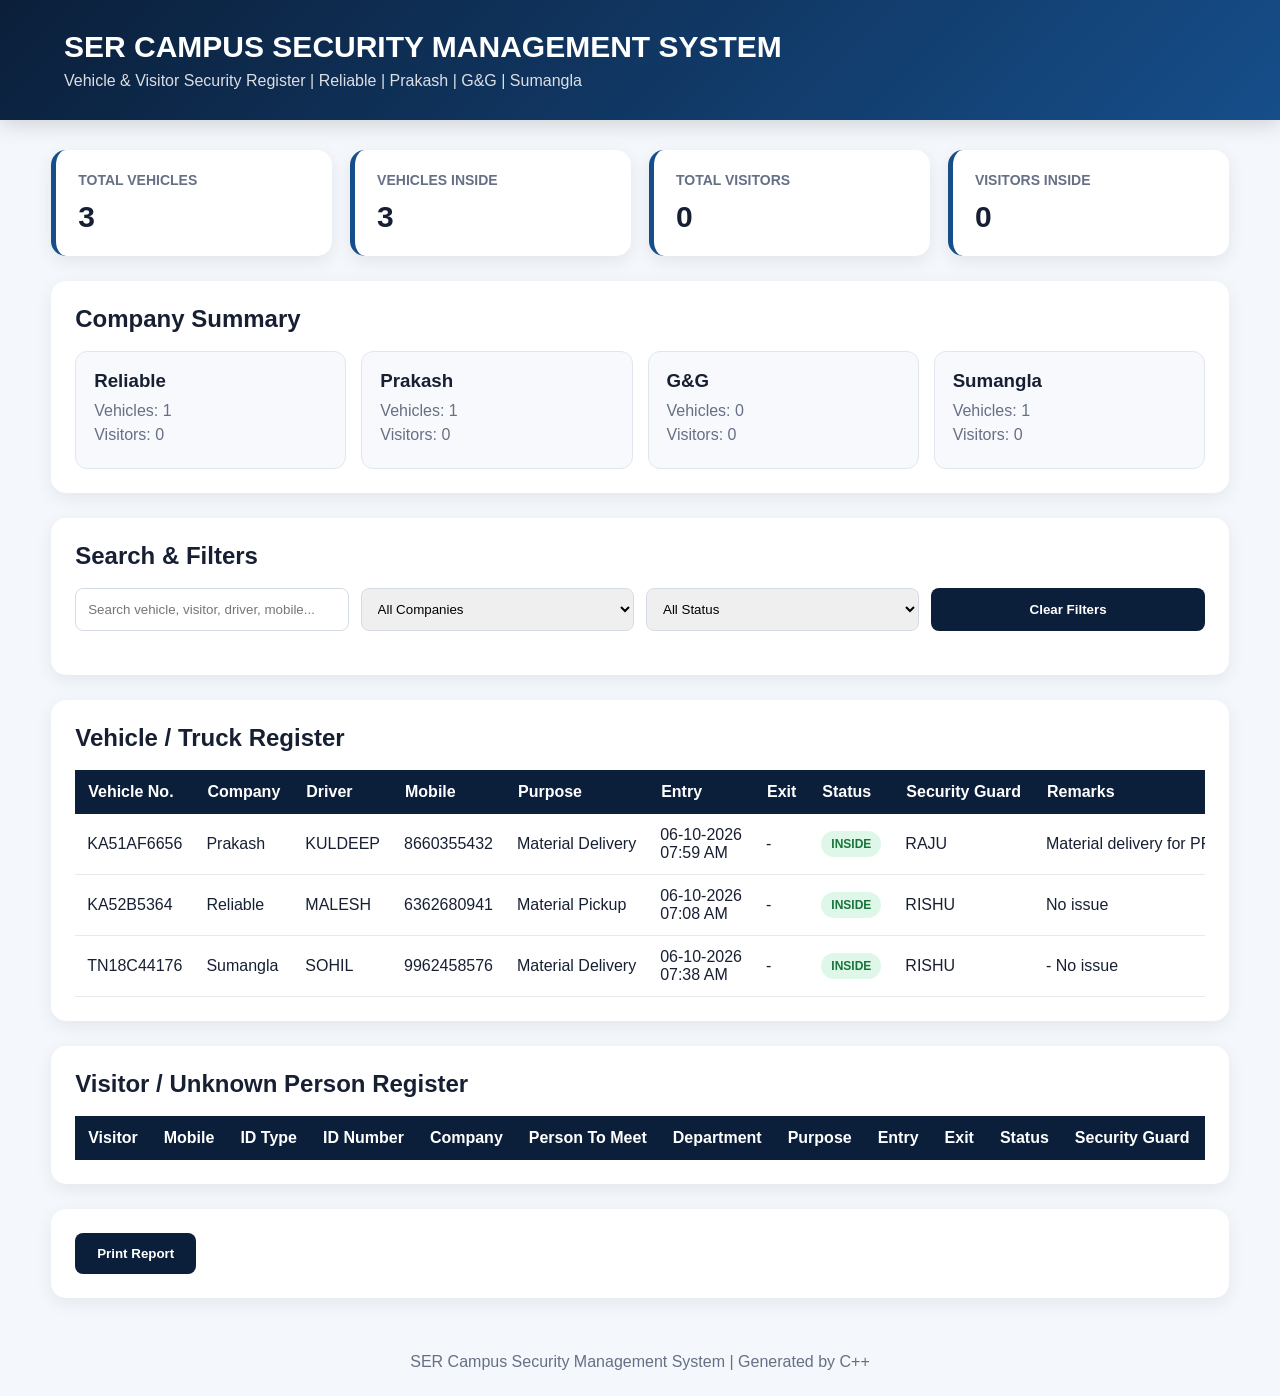
<file: index.html>
<!DOCTYPE html>
<html lang="en">
<head>
<meta charset="UTF-8">
<meta name="viewport" content="width=device-width, initial-scale=1.0">
<title>SER Security Management System</title>
<link rel="stylesheet" href="style.css">
</head>
<body>
<div class="header">
<h1>SER CAMPUS SECURITY MANAGEMENT SYSTEM</h1>
<p>Vehicle & Visitor Security Register | Reliable | Prakash | G&G | Sumangla</p>
</div>
<div class="container">
<div class="cards">
<div class="card"><h3>TOTAL VEHICLES</h3><div class="number">3</div></div>
<div class="card"><h3>VEHICLES INSIDE</h3><div class="number">3</div></div>
<div class="card"><h3>TOTAL VISITORS</h3><div class="number">0</div></div>
<div class="card"><h3>VISITORS INSIDE</h3><div class="number">0</div></div>
</div>
<div class="section">
<h2>Company Summary</h2>
<div class="company-grid">
<div class="company-box">
<h3>Reliable</h3><p>Vehicles: 1</p><p>Visitors: 0</p></div>
<div class="company-box">
<h3>Prakash</h3><p>Vehicles: 1</p><p>Visitors: 0</p></div>
<div class="company-box">
<h3>G&G</h3><p>Vehicles: 0</p><p>Visitors: 0</p></div>
<div class="company-box">
<h3>Sumangla</h3><p>Vehicles: 1</p><p>Visitors: 0</p></div>
</div>
</div>
<div class="section no-print">
<h2>Search & Filters</h2>
<div class="filters">
<input id="globalSearch" onkeyup="applyAllFilters()" placeholder="Search vehicle, visitor, driver, mobile..."><select id="companyFilter" onchange="applyAllFilters()"><option value="">All Companies</option><option value="Reliable">Reliable</option><option value="Prakash">Prakash</option><option value="G&G">G&G</option><option value="Sumangla">Sumangla</option></select><select id="statusFilter" onchange="applyAllFilters()"><option value="">All Status</option><option value="INSIDE">INSIDE</option><option value="EXITED">EXITED</option></select><button onclick="clearFilters()" style="border:0;border-radius:8px;background:#0b1f3a;color:white;font-weight:bold;cursor:pointer;">Clear Filters</button></div>
</div>
<div class="section">
<h2>Vehicle / Truck Register</h2>
<div class="table-wrapper">
<table>
<thead><tr><th>Vehicle No.</th><th>Company</th><th>Driver</th><th>Mobile</th><th>Purpose</th><th>Entry</th><th>Exit</th><th>Status</th><th>Security Guard</th><th>Remarks</th></tr></thead>
<tbody>
<tr><td>KA51AF6656</td><td>Prakash</td><td>KULDEEP</td><td>8660355432</td><td>Material Delivery</td><td>06-10-2026<br>07:59 AM</td><td>-</td><td><span class="badge inside">INSIDE</span></td><td>RAJU</td><td>Material delivery for PRAKASH</td></tr>
<tr><td>KA52B5364</td><td>Reliable</td><td>MALESH</td><td>6362680941</td><td>Material Pickup</td><td>06-10-2026<br>07:08 AM</td><td>-</td><td><span class="badge inside">INSIDE</span></td><td>RISHU</td><td>No issue</td></tr>
<tr><td>TN18C44176</td><td>Sumangla</td><td>SOHIL</td><td>9962458576</td><td>Material Delivery</td><td>06-10-2026<br>07:38 AM</td><td>-</td><td><span class="badge inside">INSIDE</span></td><td>RISHU</td><td>- No issue</td></tr>
</tbody>
</table>
</div>
</div>
<div class="section">
<h2>Visitor / Unknown Person Register</h2>
<div class="table-wrapper">
<table>
<thead><tr><th>Visitor</th><th>Mobile</th><th>ID Type</th><th>ID Number</th><th>Company</th><th>Person To Meet</th><th>Department</th><th>Purpose</th><th>Entry</th><th>Exit</th><th>Status</th><th>Security Guard</th><th>Remarks</th></tr></thead>
<tbody>
</tbody>
</table>
</div>
</div>
<div class="section no-print">
<button onclick="printReport()" style="padding:13px 22px;border:0;border-radius:8px;background:#0b1f3a;color:white;font-weight:bold;cursor:pointer;">Print Report</button></div>
</div>
<div class="footer">SER Campus Security Management System | Generated by C++</div>
<script src="script.js"></script>
</body>
</html>
</file>
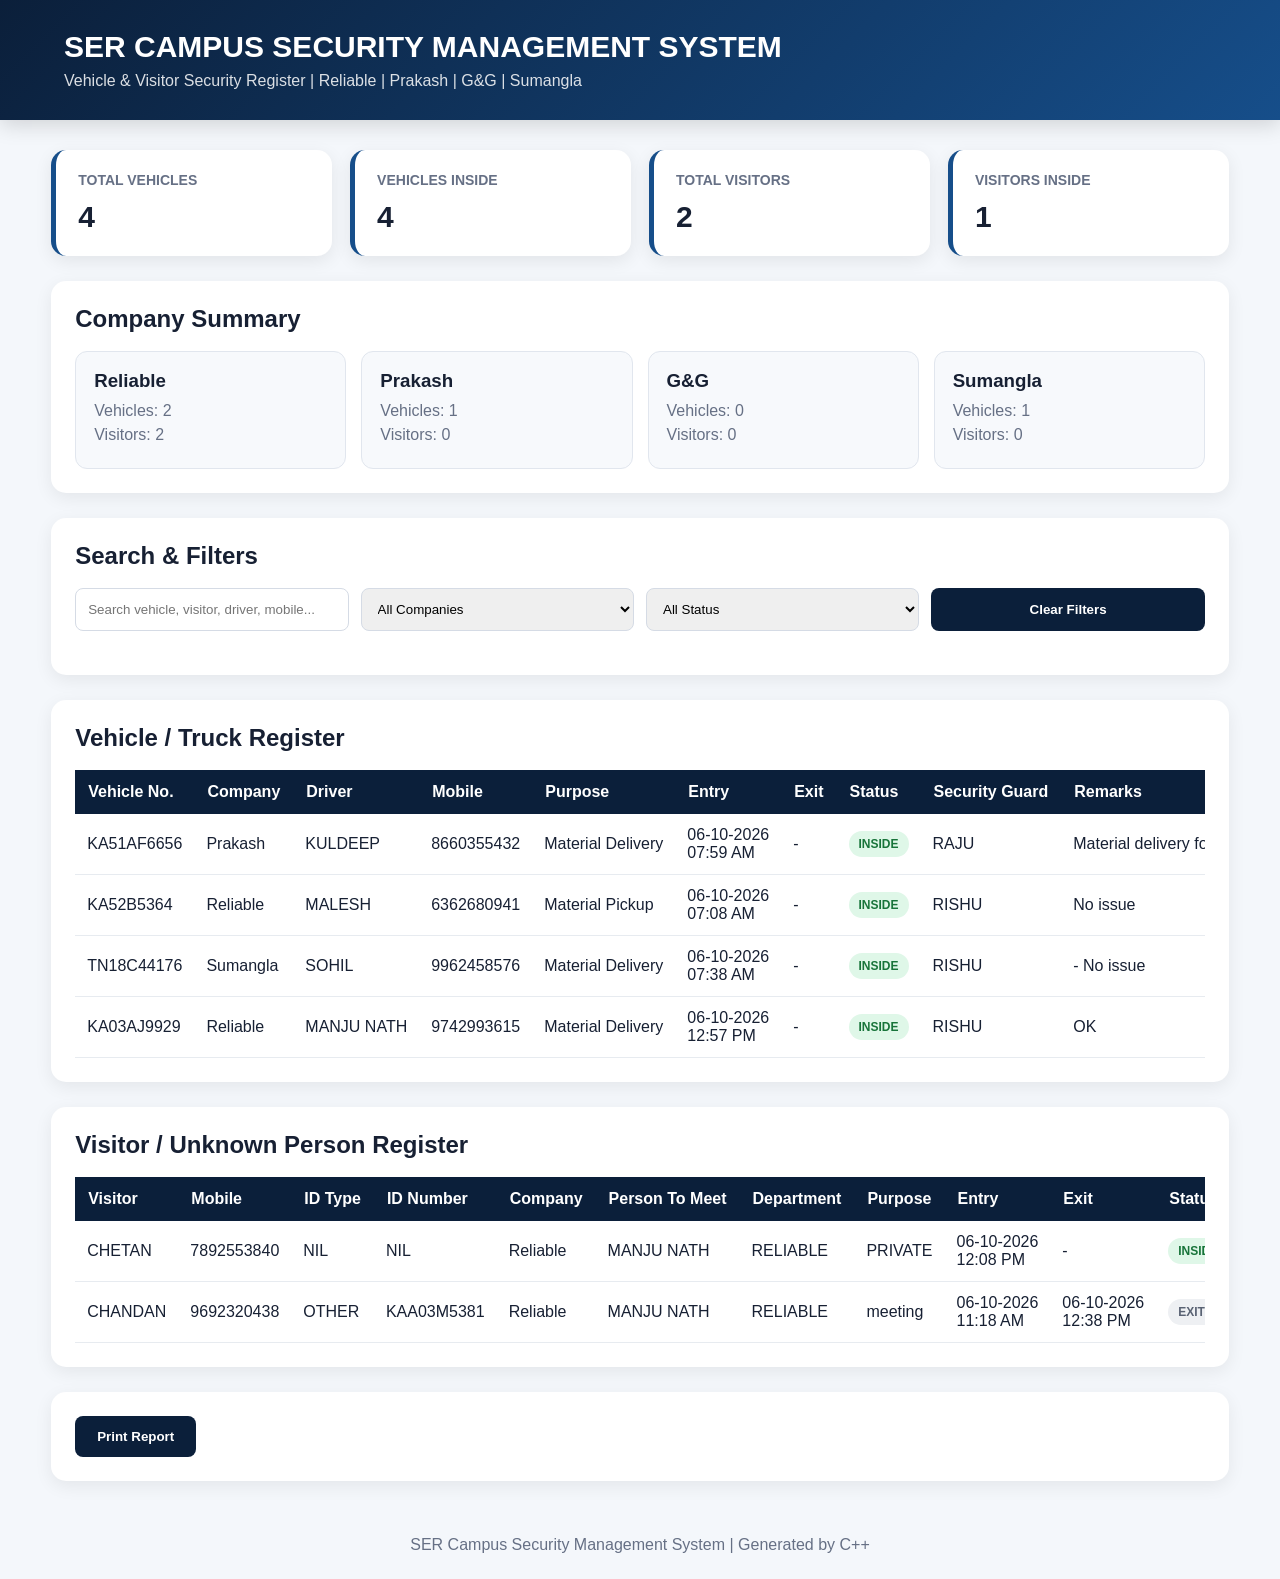
<file: website/index.html>
<!DOCTYPE html>
<html lang="en">
<head>
<meta charset="UTF-8">
<meta name="viewport" content="width=device-width, initial-scale=1.0">
<title>SER Security Management System</title>
<link rel="stylesheet" href="style.css">
</head>
<body>
<div class="header">
<h1>SER CAMPUS SECURITY MANAGEMENT SYSTEM</h1>
<p>Vehicle & Visitor Security Register | Reliable | Prakash | G&G | Sumangla</p>
</div>
<div class="container">
<div class="cards">
<div class="card"><h3>TOTAL VEHICLES</h3><div class="number">4</div></div>
<div class="card"><h3>VEHICLES INSIDE</h3><div class="number">4</div></div>
<div class="card"><h3>TOTAL VISITORS</h3><div class="number">2</div></div>
<div class="card"><h3>VISITORS INSIDE</h3><div class="number">1</div></div>
</div>
<div class="section">
<h2>Company Summary</h2>
<div class="company-grid">
<div class="company-box">
<h3>Reliable</h3><p>Vehicles: 2</p><p>Visitors: 2</p></div>
<div class="company-box">
<h3>Prakash</h3><p>Vehicles: 1</p><p>Visitors: 0</p></div>
<div class="company-box">
<h3>G&G</h3><p>Vehicles: 0</p><p>Visitors: 0</p></div>
<div class="company-box">
<h3>Sumangla</h3><p>Vehicles: 1</p><p>Visitors: 0</p></div>
</div>
</div>
<div class="section no-print">
<h2>Search & Filters</h2>
<div class="filters">
<input id="globalSearch" onkeyup="applyAllFilters()" placeholder="Search vehicle, visitor, driver, mobile..."><select id="companyFilter" onchange="applyAllFilters()"><option value="">All Companies</option><option value="Reliable">Reliable</option><option value="Prakash">Prakash</option><option value="G&G">G&G</option><option value="Sumangla">Sumangla</option></select><select id="statusFilter" onchange="applyAllFilters()"><option value="">All Status</option><option value="INSIDE">INSIDE</option><option value="EXITED">EXITED</option></select><button onclick="clearFilters()" style="border:0;border-radius:8px;background:#0b1f3a;color:white;font-weight:bold;cursor:pointer;">Clear Filters</button></div>
</div>
<div class="section">
<h2>Vehicle / Truck Register</h2>
<div class="table-wrapper">
<table>
<thead><tr><th>Vehicle No.</th><th>Company</th><th>Driver</th><th>Mobile</th><th>Purpose</th><th>Entry</th><th>Exit</th><th>Status</th><th>Security Guard</th><th>Remarks</th></tr></thead>
<tbody>
<tr><td>KA51AF6656</td><td>Prakash</td><td>KULDEEP</td><td>8660355432</td><td>Material Delivery</td><td>06-10-2026<br>07:59 AM</td><td>-</td><td><span class="badge inside">INSIDE</span></td><td>RAJU</td><td>Material delivery for PRAKASH</td></tr>
<tr><td>KA52B5364</td><td>Reliable</td><td>MALESH</td><td>6362680941</td><td>Material Pickup</td><td>06-10-2026<br>07:08 AM</td><td>-</td><td><span class="badge inside">INSIDE</span></td><td>RISHU</td><td>No issue</td></tr>
<tr><td>TN18C44176</td><td>Sumangla</td><td>SOHIL</td><td>9962458576</td><td>Material Delivery</td><td>06-10-2026<br>07:38 AM</td><td>-</td><td><span class="badge inside">INSIDE</span></td><td>RISHU</td><td>- No issue</td></tr>
<tr><td>KA03AJ9929</td><td>Reliable</td><td>MANJU NATH</td><td>9742993615</td><td>Material Delivery</td><td>06-10-2026<br>12:57 PM</td><td>-</td><td><span class="badge inside">INSIDE</span></td><td>RISHU</td><td>OK</td></tr>
</tbody>
</table>
</div>
</div>
<div class="section">
<h2>Visitor / Unknown Person Register</h2>
<div class="table-wrapper">
<table>
<thead><tr><th>Visitor</th><th>Mobile</th><th>ID Type</th><th>ID Number</th><th>Company</th><th>Person To Meet</th><th>Department</th><th>Purpose</th><th>Entry</th><th>Exit</th><th>Status</th><th>Security Guard</th><th>Remarks</th></tr></thead>
<tbody>
<tr><td>CHETAN</td><td>7892553840</td><td>NIL</td><td>NIL</td><td>Reliable</td><td>MANJU NATH</td><td>RELIABLE</td><td>PRIVATE</td><td>06-10-2026<br>12:08 PM</td><td>-</td><td><span class="badge inside">INSIDE</span></td><td>RISHU</td><td>OK</td></tr>
<tr><td>CHANDAN</td><td>9692320438</td><td>OTHER</td><td>KAA03M5381</td><td>Reliable</td><td>MANJU NATH</td><td>RELIABLE</td><td>meeting</td><td>06-10-2026<br>11:18 AM</td><td>06-10-2026<br>12:38 PM</td><td><span class="badge exited">EXITED</span></td><td>DEEPAK KUMAR</td><td>OK</td></tr>
</tbody>
</table>
</div>
</div>
<div class="section no-print">
<button onclick="printReport()" style="padding:13px 22px;border:0;border-radius:8px;background:#0b1f3a;color:white;font-weight:bold;cursor:pointer;">Print Report</button></div>
</div>
<div class="footer">SER Campus Security Management System | Generated by C++</div>
<script src="script.js"></script>
</body>
</html>
</file>
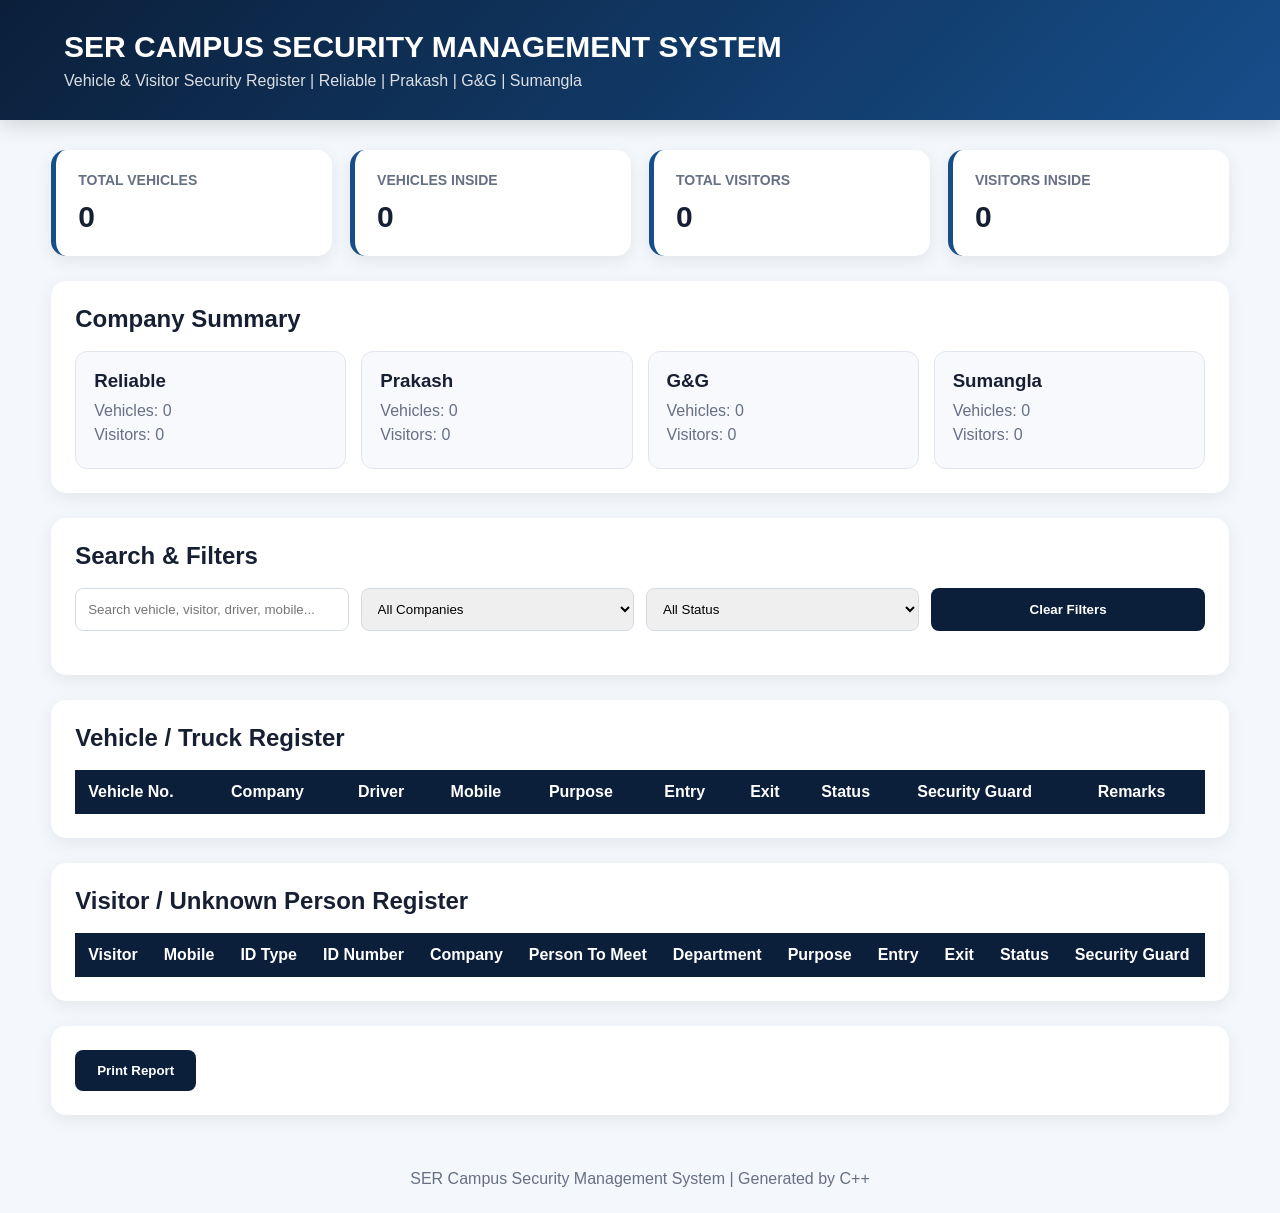
<file: output/website/index.html>
<!DOCTYPE html>
<html lang="en">
<head>
<meta charset="UTF-8">
<meta name="viewport" content="width=device-width, initial-scale=1.0">
<title>SER Security Management System</title>
<link rel="stylesheet" href="style.css">
</head>
<body>
<div class="header">
<h1>SER CAMPUS SECURITY MANAGEMENT SYSTEM</h1>
<p>Vehicle & Visitor Security Register | Reliable | Prakash | G&G | Sumangla</p>
</div>
<div class="container">
<div class="cards">
<div class="card"><h3>TOTAL VEHICLES</h3><div class="number">0</div></div>
<div class="card"><h3>VEHICLES INSIDE</h3><div class="number">0</div></div>
<div class="card"><h3>TOTAL VISITORS</h3><div class="number">0</div></div>
<div class="card"><h3>VISITORS INSIDE</h3><div class="number">0</div></div>
</div>
<div class="section">
<h2>Company Summary</h2>
<div class="company-grid">
<div class="company-box">
<h3>Reliable</h3><p>Vehicles: 0</p><p>Visitors: 0</p></div>
<div class="company-box">
<h3>Prakash</h3><p>Vehicles: 0</p><p>Visitors: 0</p></div>
<div class="company-box">
<h3>G&G</h3><p>Vehicles: 0</p><p>Visitors: 0</p></div>
<div class="company-box">
<h3>Sumangla</h3><p>Vehicles: 0</p><p>Visitors: 0</p></div>
</div>
</div>
<div class="section no-print">
<h2>Search & Filters</h2>
<div class="filters">
<input id="globalSearch" onkeyup="applyAllFilters()" placeholder="Search vehicle, visitor, driver, mobile..."><select id="companyFilter" onchange="applyAllFilters()"><option value="">All Companies</option><option value="Reliable">Reliable</option><option value="Prakash">Prakash</option><option value="G&G">G&G</option><option value="Sumangla">Sumangla</option></select><select id="statusFilter" onchange="applyAllFilters()"><option value="">All Status</option><option value="INSIDE">INSIDE</option><option value="EXITED">EXITED</option></select><button onclick="clearFilters()" style="border:0;border-radius:8px;background:#0b1f3a;color:white;font-weight:bold;cursor:pointer;">Clear Filters</button></div>
</div>
<div class="section">
<h2>Vehicle / Truck Register</h2>
<div class="table-wrapper">
<table>
<thead><tr><th>Vehicle No.</th><th>Company</th><th>Driver</th><th>Mobile</th><th>Purpose</th><th>Entry</th><th>Exit</th><th>Status</th><th>Security Guard</th><th>Remarks</th></tr></thead>
<tbody>
</tbody>
</table>
</div>
</div>
<div class="section">
<h2>Visitor / Unknown Person Register</h2>
<div class="table-wrapper">
<table>
<thead><tr><th>Visitor</th><th>Mobile</th><th>ID Type</th><th>ID Number</th><th>Company</th><th>Person To Meet</th><th>Department</th><th>Purpose</th><th>Entry</th><th>Exit</th><th>Status</th><th>Security Guard</th><th>Remarks</th></tr></thead>
<tbody>
</tbody>
</table>
</div>
</div>
<div class="section no-print">
<button onclick="printReport()" style="padding:13px 22px;border:0;border-radius:8px;background:#0b1f3a;color:white;font-weight:bold;cursor:pointer;">Print Report</button></div>
</div>
<div class="footer">SER Campus Security Management System | Generated by C++</div>
<script src="script.js"></script>
</body>
</html>
</file>
<file: style.css>
* {
    box-sizing: border-box;
    margin: 0;
    padding: 0;
}

body {
    font-family: Arial, Helvetica, sans-serif;
    background: #f4f7fb;
    color: #172033;
}

.header {
    background: linear-gradient(135deg, #0b1f3a, #164e8a);
    color: white;
    padding: 30px 5%;
    box-shadow: 0 5px 20px rgba(0,0,0,.15);
}

.header h1 {
    font-size: 30px;
    margin-bottom: 8px;
}

.header p {
    opacity: .85;
}

.container {
    width: 92%;
    max-width: 1500px;
    margin: 30px auto;
}

.cards {
    display: grid;
    grid-template-columns: repeat(4, 1fr);
    gap: 18px;
    margin-bottom: 25px;
}

.card {
    background: white;
    border-radius: 15px;
    padding: 22px;
    box-shadow: 0 5px 18px rgba(0,0,0,.08);
    border-left: 5px solid #164e8a;
}

.card h3 {
    color: #667085;
    font-size: 14px;
    margin-bottom: 12px;
}

.card .number {
    font-size: 30px;
    font-weight: bold;
}

.section {
    background: white;
    padding: 24px;
    border-radius: 15px;
    margin-bottom: 25px;
    box-shadow: 0 5px 18px rgba(0,0,0,.07);
}

.section h2 {
    margin-bottom: 18px;
}

.filters {
    display: grid;
    grid-template-columns: repeat(4, 1fr);
    gap: 12px;
    margin-bottom: 20px;
}

input, select {
    width: 100%;
    padding: 12px;
    border: 1px solid #d5dbe5;
    border-radius: 8px;
    outline: none;
}

input:focus, select:focus {
    border-color: #164e8a;
}

.table-wrapper {
    overflow-x: auto;
}

table {
    width: 100%;
    border-collapse: collapse;
    min-width: 1100px;
}

th {
    background: #0b1f3a;
    color: white;
    padding: 13px;
    text-align: left;
    white-space: nowrap;
}

td {
    padding: 12px;
    border-bottom: 1px solid #e7ebf0;
    white-space: nowrap;
}

tr:hover {
    background: #f7faff;
}

.badge {
    display: inline-block;
    padding: 6px 10px;
    border-radius: 20px;
    font-size: 12px;
    font-weight: bold;
}

.inside {
    background: #dff7e8;
    color: #18743a;
}

.exited {
    background: #eef0f3;
    color: #596273;
}

.company-grid {
    display: grid;
    grid-template-columns: repeat(4, 1fr);
    gap: 15px;
}

.company-box {
    background: #f7f9fc;
    border: 1px solid #e1e6ee;
    border-radius: 12px;
    padding: 18px;
}

.company-box h3 {
    margin-bottom: 10px;
}

.company-box p {
    margin: 6px 0;
    color: #667085;
}

.footer {
    text-align: center;
    padding: 25px;
    color: #667085;
}

.no-print {
    display: block;
}

@media (max-width: 1000px) {
    .cards {
        grid-template-columns: repeat(2, 1fr);
    }

    .filters {
        grid-template-columns: repeat(2, 1fr);
    }

    .company-grid {
        grid-template-columns: repeat(2, 1fr);
    }
}

@media (max-width: 600px) {
    .cards {
        grid-template-columns: 1fr;
    }

    .filters {
        grid-template-columns: 1fr;
    }

    .company-grid {
        grid-template-columns: 1fr;
    }

    .header h1 {
        font-size: 22px;
    }

    .container {
        width: 95%;
    }
}

@media print {
    .no-print {
        display: none !important;
    }

    body {
        background: white;
    }

    .section, .card {
        box-shadow: none;
    }
}
</file>
<file: website/style.css>
* {
    box-sizing: border-box;
    margin: 0;
    padding: 0;
}

body {
    font-family: Arial, Helvetica, sans-serif;
    background: #f4f7fb;
    color: #172033;
}

.header {
    background: linear-gradient(135deg, #0b1f3a, #164e8a);
    color: white;
    padding: 30px 5%;
    box-shadow: 0 5px 20px rgba(0,0,0,.15);
}

.header h1 {
    font-size: 30px;
    margin-bottom: 8px;
}

.header p {
    opacity: .85;
}

.container {
    width: 92%;
    max-width: 1500px;
    margin: 30px auto;
}

.cards {
    display: grid;
    grid-template-columns: repeat(4, 1fr);
    gap: 18px;
    margin-bottom: 25px;
}

.card {
    background: white;
    border-radius: 15px;
    padding: 22px;
    box-shadow: 0 5px 18px rgba(0,0,0,.08);
    border-left: 5px solid #164e8a;
}

.card h3 {
    color: #667085;
    font-size: 14px;
    margin-bottom: 12px;
}

.card .number {
    font-size: 30px;
    font-weight: bold;
}

.section {
    background: white;
    padding: 24px;
    border-radius: 15px;
    margin-bottom: 25px;
    box-shadow: 0 5px 18px rgba(0,0,0,.07);
}

.section h2 {
    margin-bottom: 18px;
}

.filters {
    display: grid;
    grid-template-columns: repeat(4, 1fr);
    gap: 12px;
    margin-bottom: 20px;
}

input, select {
    width: 100%;
    padding: 12px;
    border: 1px solid #d5dbe5;
    border-radius: 8px;
    outline: none;
}

input:focus, select:focus {
    border-color: #164e8a;
}

.table-wrapper {
    overflow-x: auto;
}

table {
    width: 100%;
    border-collapse: collapse;
    min-width: 1100px;
}

th {
    background: #0b1f3a;
    color: white;
    padding: 13px;
    text-align: left;
    white-space: nowrap;
}

td {
    padding: 12px;
    border-bottom: 1px solid #e7ebf0;
    white-space: nowrap;
}

tr:hover {
    background: #f7faff;
}

.badge {
    display: inline-block;
    padding: 6px 10px;
    border-radius: 20px;
    font-size: 12px;
    font-weight: bold;
}

.inside {
    background: #dff7e8;
    color: #18743a;
}

.exited {
    background: #eef0f3;
    color: #596273;
}

.company-grid {
    display: grid;
    grid-template-columns: repeat(4, 1fr);
    gap: 15px;
}

.company-box {
    background: #f7f9fc;
    border: 1px solid #e1e6ee;
    border-radius: 12px;
    padding: 18px;
}

.company-box h3 {
    margin-bottom: 10px;
}

.company-box p {
    margin: 6px 0;
    color: #667085;
}

.footer {
    text-align: center;
    padding: 25px;
    color: #667085;
}

.no-print {
    display: block;
}

@media (max-width: 1000px) {
    .cards {
        grid-template-columns: repeat(2, 1fr);
    }

    .filters {
        grid-template-columns: repeat(2, 1fr);
    }

    .company-grid {
        grid-template-columns: repeat(2, 1fr);
    }
}

@media (max-width: 600px) {
    .cards {
        grid-template-columns: 1fr;
    }

    .filters {
        grid-template-columns: 1fr;
    }

    .company-grid {
        grid-template-columns: 1fr;
    }

    .header h1 {
        font-size: 22px;
    }

    .container {
        width: 95%;
    }
}

@media print {
    .no-print {
        display: none !important;
    }

    body {
        background: white;
    }

    .section, .card {
        box-shadow: none;
    }
}
</file>
<file: output/website/style.css>
* {
    box-sizing: border-box;
    margin: 0;
    padding: 0;
}

body {
    font-family: Arial, Helvetica, sans-serif;
    background: #f4f7fb;
    color: #172033;
}

.header {
    background: linear-gradient(135deg, #0b1f3a, #164e8a);
    color: white;
    padding: 30px 5%;
    box-shadow: 0 5px 20px rgba(0,0,0,.15);
}

.header h1 {
    font-size: 30px;
    margin-bottom: 8px;
}

.header p {
    opacity: .85;
}

.container {
    width: 92%;
    max-width: 1500px;
    margin: 30px auto;
}

.cards {
    display: grid;
    grid-template-columns: repeat(4, 1fr);
    gap: 18px;
    margin-bottom: 25px;
}

.card {
    background: white;
    border-radius: 15px;
    padding: 22px;
    box-shadow: 0 5px 18px rgba(0,0,0,.08);
    border-left: 5px solid #164e8a;
}

.card h3 {
    color: #667085;
    font-size: 14px;
    margin-bottom: 12px;
}

.card .number {
    font-size: 30px;
    font-weight: bold;
}

.section {
    background: white;
    padding: 24px;
    border-radius: 15px;
    margin-bottom: 25px;
    box-shadow: 0 5px 18px rgba(0,0,0,.07);
}

.section h2 {
    margin-bottom: 18px;
}

.filters {
    display: grid;
    grid-template-columns: repeat(4, 1fr);
    gap: 12px;
    margin-bottom: 20px;
}

input, select {
    width: 100%;
    padding: 12px;
    border: 1px solid #d5dbe5;
    border-radius: 8px;
    outline: none;
}

input:focus, select:focus {
    border-color: #164e8a;
}

.table-wrapper {
    overflow-x: auto;
}

table {
    width: 100%;
    border-collapse: collapse;
    min-width: 1100px;
}

th {
    background: #0b1f3a;
    color: white;
    padding: 13px;
    text-align: left;
    white-space: nowrap;
}

td {
    padding: 12px;
    border-bottom: 1px solid #e7ebf0;
    white-space: nowrap;
}

tr:hover {
    background: #f7faff;
}

.badge {
    display: inline-block;
    padding: 6px 10px;
    border-radius: 20px;
    font-size: 12px;
    font-weight: bold;
}

.inside {
    background: #dff7e8;
    color: #18743a;
}

.exited {
    background: #eef0f3;
    color: #596273;
}

.company-grid {
    display: grid;
    grid-template-columns: repeat(4, 1fr);
    gap: 15px;
}

.company-box {
    background: #f7f9fc;
    border: 1px solid #e1e6ee;
    border-radius: 12px;
    padding: 18px;
}

.company-box h3 {
    margin-bottom: 10px;
}

.company-box p {
    margin: 6px 0;
    color: #667085;
}

.footer {
    text-align: center;
    padding: 25px;
    color: #667085;
}

.no-print {
    display: block;
}

@media (max-width: 1000px) {
    .cards {
        grid-template-columns: repeat(2, 1fr);
    }

    .filters {
        grid-template-columns: repeat(2, 1fr);
    }

    .company-grid {
        grid-template-columns: repeat(2, 1fr);
    }
}

@media (max-width: 600px) {
    .cards {
        grid-template-columns: 1fr;
    }

    .filters {
        grid-template-columns: 1fr;
    }

    .company-grid {
        grid-template-columns: 1fr;
    }

    .header h1 {
        font-size: 22px;
    }

    .container {
        width: 95%;
    }
}

@media print {
    .no-print {
        display: none !important;
    }

    body {
        background: white;
    }

    .section, .card {
        box-shadow: none;
    }
}
</file>
